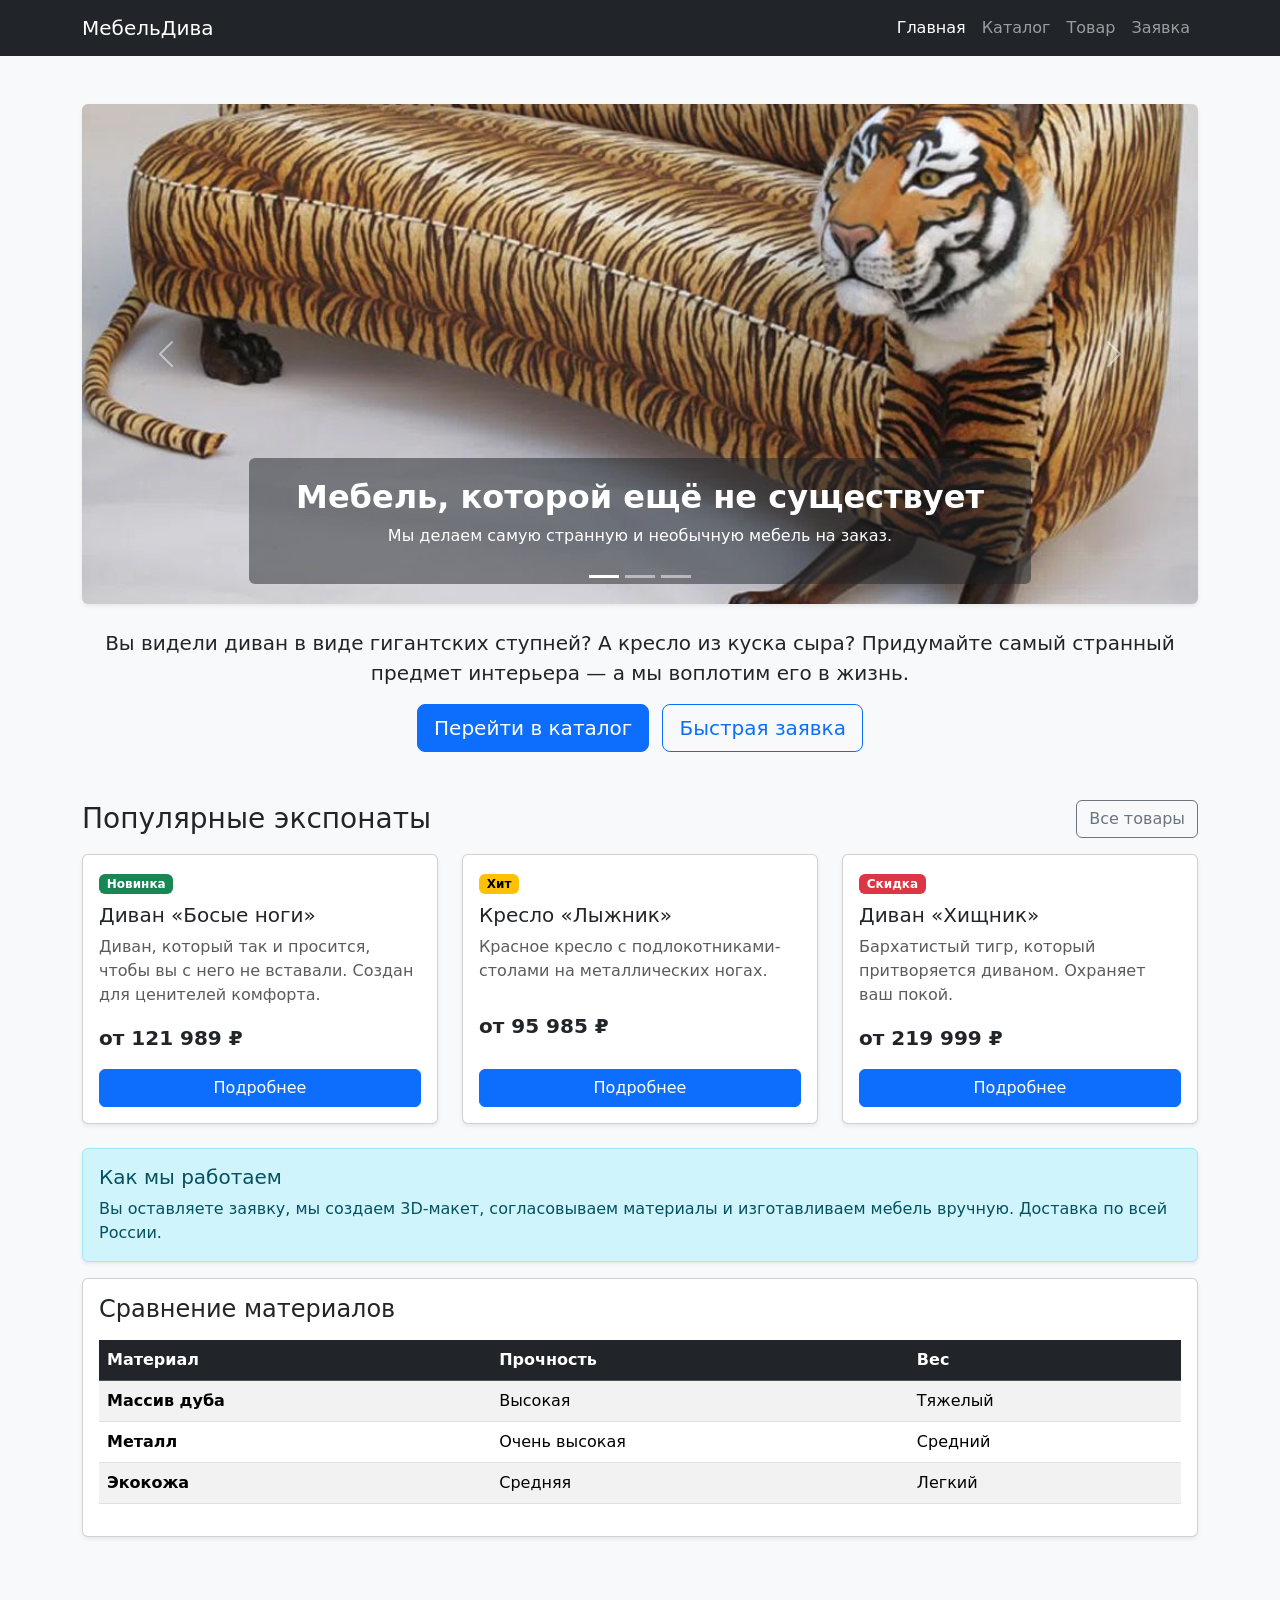
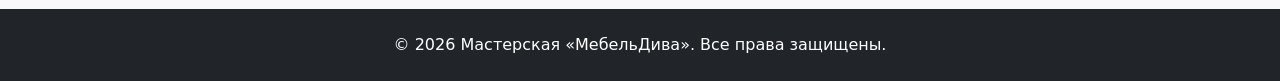
<file: index.html>
<!doctype html>
<html lang="ru">
<head>
  <meta charset="utf-8">
  <meta name="viewport" content="width=device-width, initial-scale=1">
  <meta name="description" content="Мастерская необычной мебели МебельДива на Bootstrap 5">
  <title>Главная — МебельДива</title>
  <link rel="icon" href="data:,">
  <!-- Подключение локального Bootstrap из папки vendor -->
  <link rel="stylesheet" href="vendor/bootstrap/css/bootstrap.min.css">
  <link rel="stylesheet" href="css/custom.css">
</head>
<body class="bg-light d-flex flex-column min-vh-100">

  <!-- Навигация (Navbar) -->
  <header>
    <nav class="navbar navbar-expand-md navbar-dark bg-dark" aria-label="Основная навигация">
      <div class="container">
        <a class="navbar-brand" href="index.html">МебельДива</a>
        <button class="navbar-toggler" type="button" data-bs-toggle="collapse" data-bs-target="#mainNavigation" aria-controls="mainNavigation" aria-expanded="false" aria-label="Открыть навигацию">
          <span class="navbar-toggler-icon"></span>
        </button>
        <div class="collapse navbar-collapse" id="mainNavigation">
          <ul class="navbar-nav ms-auto">
            <li class="nav-item"><a class="nav-link active" aria-current="page" href="index.html">Главная</a></li>
            <li class="nav-item"><a class="nav-link" href="catalog.html">Каталог</a></li>
            <li class="nav-item"><a class="nav-link" href="product.html">Товар</a></li>
            <li class="nav-item"><a class="nav-link" href="order.html">Заявка</a></li>
          </ul>
        </div>
      </div>
    </nav>
  </header>

  <main id="top" class="container my-5 flex-grow-1">
    <!-- Hero-блок (Card) -->
        <!-- Hero-блок с каруселью -->
    <section class="mb-5">
      <div id="heroCarousel" class="carousel slide shadow-sm rounded overflow-hidden" data-bs-ride="carousel">
        <!-- Индикаторы (точки внизу) -->
        <div class="carousel-indicators">
          <button type="button" data-bs-target="#heroCarousel" data-bs-slide-to="0" class="active" aria-current="true" aria-label="Слайд 1"></button>
          <button type="button" data-bs-target="#heroCarousel" data-bs-slide-to="1" aria-label="Слайд 2"></button>
          <button type="button" data-bs-target="#heroCarousel" data-bs-slide-to="2" aria-label="Слайд 3"></button>
        </div>
        
        <!-- Слайды -->
        <div class="carousel-inner">
          <div class="carousel-item active">
            <img src="images/item-3.jpg" class="d-block w-100" alt="Диван Хищник" style="height: 500px; object-fit: cover;">
            <div class="carousel-caption d-none d-md-block bg-dark bg-opacity-50 rounded">
              <h2 class="fw-bold">Мебель, которой ещё не существует</h2>
              <p>Мы делаем самую странную и необычную мебель на заказ.</p>
            </div>
          </div>
          <div class="carousel-item">
            <img src="images/item-6.jpg" class="d-block w-100" alt="Кресло Горилла" style="height: 500px; object-fit: cover;">
            <div class="carousel-caption d-none d-md-block bg-dark bg-opacity-50 rounded">
              <h2 class="fw-bold">Уют в объятиях гориллы</h2>
              <p>Надёжное убежище для настоящих интровертов.</p>
            </div>
          </div>
          <div class="carousel-item">
            <img src="images/item-2.jpg" class="d-block w-100" alt="Кресло Лыжник" style="height: 500px; object-fit: cover;">
            <div class="carousel-caption d-none d-md-block bg-dark bg-opacity-50 rounded">
              <h2 class="fw-bold">Готов к спуску с горы?</h2>
              <p>Кресло «Лыжник» для тех, кто не может усидеть на месте.</p>
            </div>
          </div>
        </div>
        
        <!-- Кнопки влево/вправо -->
        <button class="carousel-control-prev" type="button" data-bs-target="#heroCarousel" data-bs-slide="prev">
          <span class="carousel-control-prev-icon" aria-hidden="true"></span>
          <span class="visually-hidden">Предыдущий</span>
        </button>
        <button class="carousel-control-next" type="button" data-bs-target="#heroCarousel" data-bs-slide="next">
          <span class="carousel-control-next-icon" aria-hidden="true"></span>
          <span class="visually-hidden">Следующий</span>
        </button>
      </div>
      
      <!-- Текст под каруселью -->
      <div class="text-center mt-4">
        <p class="lead">Вы видели диван в виде гигантских ступней? А кресло из куска сыра? Придумайте самый странный предмет интерьера — а мы воплотим его в жизнь.</p>
        <a class="btn btn-primary btn-lg" href="catalog.html">Перейти в каталог</a>
        <button class="btn btn-outline-primary btn-lg ms-2" type="button" data-bs-toggle="modal" data-bs-target="#orderModal">Быстрая заявка</button>
      </div>
    </section>

    <!-- Блок популярных товаров (Card + Grid) -->
    <section id="catalog" class="mb-4" aria-labelledby="featured-title">
      <div class="d-flex justify-content-between align-items-center mb-3">
        <h2 id="featured-title" class="h3 mb-0">Популярные экспонаты</h2>
        <a href="catalog.html" class="btn btn-outline-secondary">Все товары</a>
      </div>
      
      <div class="row g-4">
        <!-- Товар 1 -->
        <div class="col-12 col-md-6 col-lg-4">
          <article class="card h-100 shadow-sm">
            <div class="card-body d-flex flex-column">
              <p class="mb-2"><span class="badge text-bg-success">Новинка</span></p>
              <h3 class="card-title h5">Диван «Босые ноги»</h3>
              <p class="card-text text-muted">Диван, который так и просится, чтобы вы с него не вставали. Создан для ценителей комфорта.</p>
              <p class="fw-bold fs-5 mt-auto mb-3">от 121 989 ₽</p>
              <a class="btn btn-primary mt-auto" href="product.html">Подробнее</a>
            </div>
          </article>
        </div>

        <!-- Товар 2 -->
        <div class="col-12 col-md-6 col-lg-4">
          <article class="card h-100 shadow-sm">
            <div class="card-body d-flex flex-column">
              <p class="mb-2"><span class="badge text-bg-warning">Хит</span></p>
              <h3 class="card-title h5">Кресло «Лыжник»</h3>
              <p class="card-text text-muted">Красное кресло с подлокотниками-столами на металлических ногах.</p>
              <p class="fw-bold fs-5 mt-auto mb-3">от 95 985 ₽</p>
              <a class="btn btn-primary mt-auto" href="product.html">Подробнее</a>
            </div>
          </article>
        </div>

        <!-- Товар 3 -->
        <div class="col-12 col-md-6 col-lg-4">
          <article class="card h-100 shadow-sm">
            <div class="card-body d-flex flex-column">
              <p class="mb-2"><span class="badge text-bg-danger">Скидка</span></p>
              <h3 class="card-title h5">Диван «Хищник»</h3>
              <p class="card-text text-muted">Бархатистый тигр, который притворяется диваном. Охраняет ваш покой.</p>
              <p class="fw-bold fs-5 mt-auto mb-3">от 219 999 ₽</p>
              <a class="btn btn-primary mt-auto" href="product.html">Подробнее</a>
            </div>
          </article>
        </div>
      </div>
    </section>

    <!-- Блок Alert -->
    <section class="alert alert-info shadow-sm" role="alert">
      <h2 class="h5 alert-heading">Как мы работаем</h2>
      <p class="mb-0">Вы оставляете заявку, мы создаем 3D-макет, согласовываем материалы и изготавливаем мебель вручную. Доставка по всей России.</p>
    </section>

    <!-- Блок с таблицей (Table) -->
    <section id="comparison" class="card mb-4 shadow-sm" aria-labelledby="comparison-title">
      <div class="card-body">
        <h2 id="comparison-title" class="card-title h4 mb-3">Сравнение материалов</h2>
        <div class="table-responsive">
          <table class="table table-striped table-hover align-middle">
            <thead class="table-dark">
              <tr>
                <th scope="col">Материал</th>
                <th scope="col">Прочность</th>
                <th scope="col">Вес</th>
              </tr>
            </thead>
            <tbody>
              <tr><th scope="row">Массив дуба</th><td>Высокая</td><td>Тяжелый</td></tr>
              <tr><th scope="row">Металл</th><td>Очень высокая</td><td>Средний</td></tr>
              <tr><th scope="row">Экокожа</th><td>Средняя</td><td>Легкий</td></tr>
            </tbody>
          </table>
        </div>
      </div>
    </section>
  </main>

  <!-- Подвал -->
  <footer class="bg-dark text-white py-4 mt-auto">
    <div class="container text-center">
      <p class="mb-0">&copy; 2026 Мастерская «МебельДива». Все права защищены.</p>
    </div>
  </footer>

  <!-- Модальное окно (Modal) -->
  <div class="modal fade" id="orderModal" tabindex="-1" aria-labelledby="orderModalLabel" aria-hidden="true">
    <div class="modal-dialog modal-dialog-centered">
      <div class="modal-content">
        <div class="modal-header">
          <h2 class="modal-title h5" id="orderModalLabel">Быстрая заявка</h2>
          <button class="btn-close" type="button" data-bs-dismiss="modal" aria-label="Закрыть"></button>
        </div>
        <form>
          <div class="modal-body">
            <div class="mb-3">
              <label class="form-label" for="name">Ваше имя</label>
              <input class="form-control" id="name" name="name" type="text" placeholder="Анна" required>
            </div>
            <div class="mb-3">
              <label class="form-label" for="phone">Телефон</label>
              <input class="form-control" id="phone" name="phone" type="tel" placeholder="+7 (999) 000-00-00" required>
            </div>
            <div class="form-check">
              <input class="form-check-input" type="checkbox" id="agree" required>
              <label class="form-check-label" for="agree">Согласен на обработку данных</label>
            </div>
          </div>
          <div class="modal-footer">
            <button class="btn btn-outline-secondary" type="button" data-bs-dismiss="modal">Отмена</button>
            <button class="btn btn-primary" type="submit">Отправить</button>
          </div>
        </form>
      </div>
    </div>
  </div>

  <!-- Подключение локального JS Bootstrap -->
  <script src="vendor/bootstrap/js/bootstrap.bundle.min.js"></script>
</body>
</html>
</file>
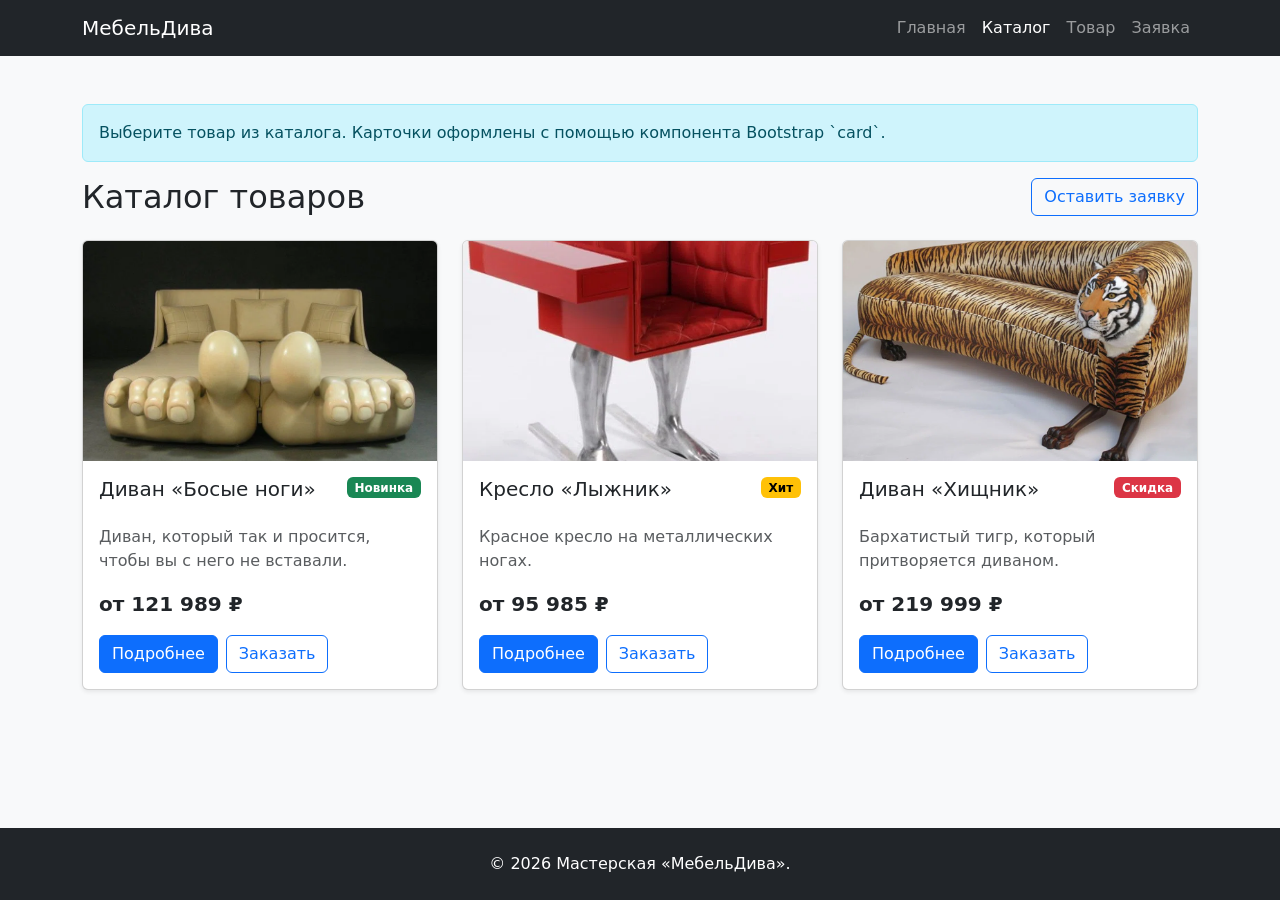
<file: catalog.html>
<!doctype html>
<html lang="ru">
<head>
  <meta charset="utf-8">
  <meta name="viewport" content="width=device-width, initial-scale=1">
  <title>Каталог — МебельДива</title>
  <link rel="icon" href="data:,">
  <link rel="stylesheet" href="vendor/bootstrap/css/bootstrap.min.css">
  <link rel="stylesheet" href="css/custom.css">
</head>
<body class="bg-light d-flex flex-column min-vh-100">

  <header>
    <nav class="navbar navbar-expand-md navbar-dark bg-dark" aria-label="Основная навигация">
      <div class="container">
        <a class="navbar-brand" href="index.html">МебельДива</a>
        <button class="navbar-toggler" type="button" data-bs-toggle="collapse" data-bs-target="#mainNavigation" aria-controls="mainNavigation" aria-expanded="false" aria-label="Открыть навигацию">
          <span class="navbar-toggler-icon"></span>
        </button>
        <div class="collapse navbar-collapse" id="mainNavigation">
          <ul class="navbar-nav ms-auto">
            <li class="nav-item"><a class="nav-link" href="index.html">Главная</a></li>
            <li class="nav-item"><a class="nav-link active" aria-current="page" href="catalog.html">Каталог</a></li>
            <li class="nav-item"><a class="nav-link" href="product.html">Товар</a></li>
            <li class="nav-item"><a class="nav-link" href="order.html">Заявка</a></li>
          </ul>
        </div>
      </div>
    </nav>
  </header>

  <main class="container my-5 flex-grow-1">
    <div class="alert alert-info" role="alert">
      Выберите товар из каталога. Карточки оформлены с помощью компонента Bootstrap `card`.
    </div>

    <div class="d-flex justify-content-between align-items-center mb-4">
      <h1 class="h2 mb-0">Каталог товаров</h1>
      <a class="btn btn-outline-primary" href="order.html">Оставить заявку</a>
    </div>

    <div class="row g-4">
      <!-- Товар 1 -->
      <div class="col-12 col-md-6 col-lg-4">
        <div class="card h-100 shadow-sm">
          <img src="images/item-1.jpg" class="card-img-top" alt="Диван Босые ноги">
          <div class="card-body d-flex flex-column">
            <div class="d-flex justify-content-between align-items-start mb-3">
              <h2 class="card-title h5">Диван «Босые ноги»</h2>
              <span class="badge text-bg-success">Новинка</span>
            </div>
            <p class="card-text text-muted">Диван, который так и просится, чтобы вы с него не вставали.</p>
            <p class="fw-bold fs-5 mt-auto">от 121 989 ₽</p>
            <div class="d-flex gap-2">
              <a class="btn btn-primary" href="product.html">Подробнее</a>
              <button class="btn btn-outline-primary" type="button" data-bs-toggle="modal" data-bs-target="#orderModal">Заказать</button>
            </div>
          </div>
        </div>
      </div>

      <!-- Товар 2 -->
      <div class="col-12 col-md-6 col-lg-4">
        <div class="card h-100 shadow-sm">
          <img src="images/item-2.jpg" class="card-img-top" alt="Кресло Лыжник">
          <div class="card-body d-flex flex-column">
            <div class="d-flex justify-content-between align-items-start mb-3">
              <h2 class="card-title h5">Кресло «Лыжник»</h2>
              <span class="badge text-bg-warning">Хит</span>
            </div>
            <p class="card-text text-muted">Красное кресло на металлических ногах.</p>
            <p class="fw-bold fs-5 mt-auto">от 95 985 ₽</p>
            <div class="d-flex gap-2">
              <a class="btn btn-primary" href="product.html">Подробнее</a>
              <button class="btn btn-outline-primary" type="button" data-bs-toggle="modal" data-bs-target="#orderModal">Заказать</button>
            </div>
          </div>
        </div>
      </div>

      <!-- Товар 3 -->
      <div class="col-12 col-md-6 col-lg-4">
        <div class="card h-100 shadow-sm">
          <img src="images/item-3.jpg" class="card-img-top" alt="Диван Хищник">
          <div class="card-body d-flex flex-column">
            <div class="d-flex justify-content-between align-items-start mb-3">
              <h2 class="card-title h5">Диван «Хищник»</h2>
              <span class="badge text-bg-danger">Скидка</span>
            </div>
            <p class="card-text text-muted">Бархатистый тигр, который притворяется диваном.</p>
            <p class="fw-bold fs-5 mt-auto">от 219 999 ₽</p>
            <div class="d-flex gap-2">
              <a class="btn btn-primary" href="product.html">Подробнее</a>
              <button class="btn btn-outline-primary" type="button" data-bs-toggle="modal" data-bs-target="#orderModal">Заказать</button>
            </div>
          </div>
        </div>
      </div>
    </div>
  </main>

  <!-- Модальное окно -->
  <div class="modal fade" id="orderModal" tabindex="-1" aria-labelledby="orderModalLabel" aria-hidden="true">
    <div class="modal-dialog">
      <div class="modal-content">
        <div class="modal-header">
          <h2 class="modal-title h5" id="orderModalLabel">Быстрая заявка</h2>
          <button type="button" class="btn-close" data-bs-dismiss="modal" aria-label="Закрыть"></button>
        </div>
        <div class="modal-body">
          <p class="text-muted">Оставьте контактные данные, и менеджер свяжется с вами.</p>
          <form>
            <div class="mb-3">
              <label for="modal-name" class="form-label">Ваше имя</label>
              <input id="modal-name" type="text" class="form-control" required>
            </div>
            <div class="mb-3">
              <label for="modal-phone" class="form-label">Телефон</label>
              <input id="modal-phone" type="tel" class="form-control" required>
            </div>
            <div class="form-check mb-3">
              <input id="modal-agree" class="form-check-input" type="checkbox" required>
              <label class="form-check-label" for="modal-agree">Согласен на обработку данных</label>
            </div>
          </form>
        </div>
        <div class="modal-footer">
          <button type="button" class="btn btn-secondary" data-bs-dismiss="modal">Закрыть</button>
          <button type="button" class="btn btn-primary">Отправить</button>
        </div>
      </div>
    </div>
  </div>

  <footer class="bg-dark text-white py-4 mt-auto">
    <div class="container text-center">
      <p class="mb-0">&copy; 2026 Мастерская «МебельДива».</p>
    </div>
  </footer>

  <script src="vendor/bootstrap/js/bootstrap.bundle.min.js"></script>
</body>
</html>
</file>
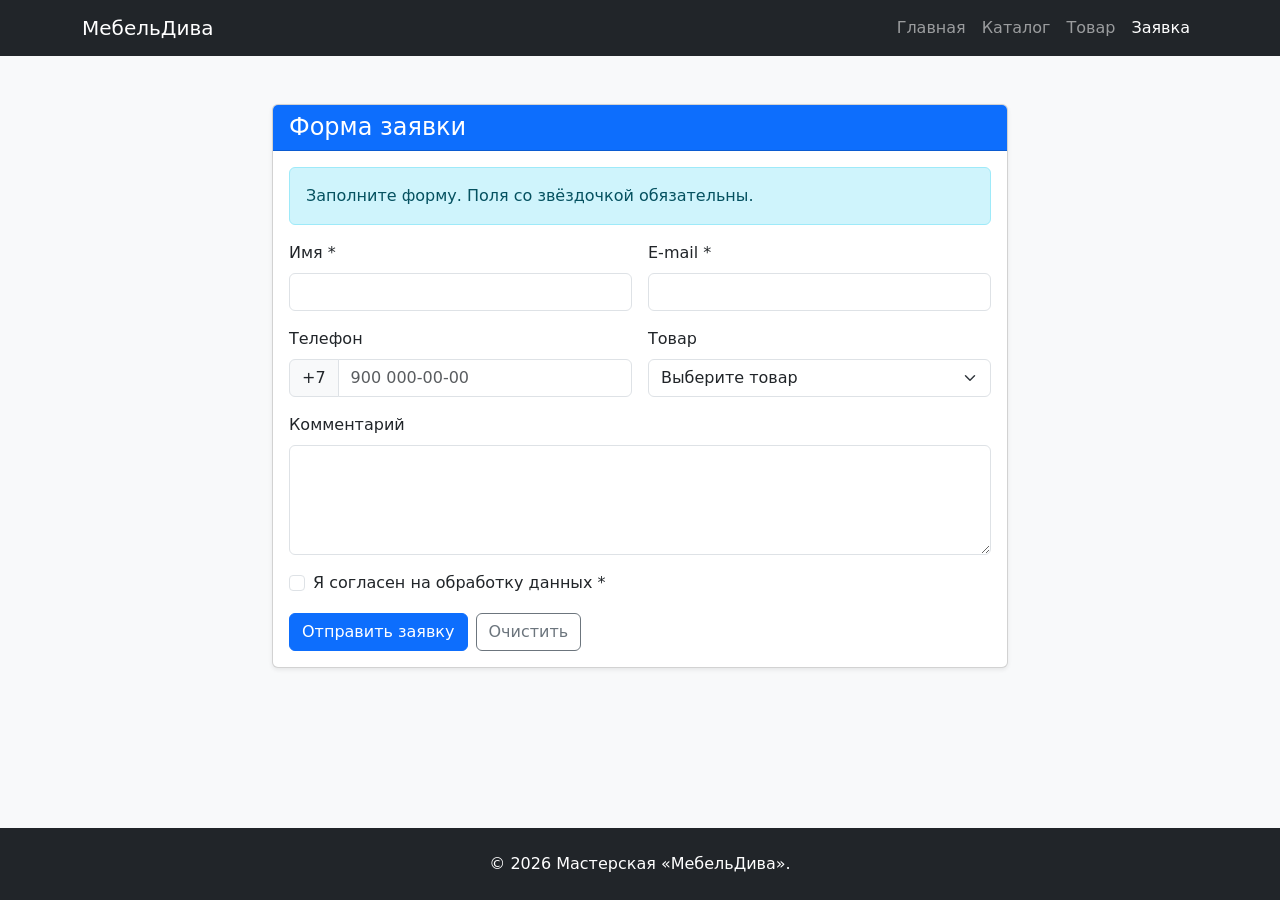
<file: order.html>
<!doctype html>
<html lang="ru">
<head>
  <meta charset="utf-8">
  <meta name="viewport" content="width=device-width, initial-scale=1">
  <title>Заявка — МебельДива</title>
  <link rel="icon" href="data:,">
  <link rel="stylesheet" href="vendor/bootstrap/css/bootstrap.min.css">
  <link rel="stylesheet" href="css/custom.css">
</head>
<body class="bg-light d-flex flex-column min-vh-100">

  <header>
    <nav class="navbar navbar-expand-md navbar-dark bg-dark" aria-label="Основная навигация">
      <div class="container">
        <a class="navbar-brand" href="index.html">МебельДива</a>
        <button class="navbar-toggler" type="button" data-bs-toggle="collapse" data-bs-target="#mainNavigation">
          <span class="navbar-toggler-icon"></span>
        </button>
        <div class="collapse navbar-collapse" id="mainNavigation">
          <ul class="navbar-nav ms-auto">
            <li class="nav-item"><a class="nav-link" href="index.html">Главная</a></li>
            <li class="nav-item"><a class="nav-link" href="catalog.html">Каталог</a></li>
            <li class="nav-item"><a class="nav-link" href="product.html">Товар</a></li>
            <li class="nav-item"><a class="nav-link active" aria-current="page" href="order.html">Заявка</a></li>
          </ul>
        </div>
      </div>
    </nav>
  </header>

  <main class="container my-5 flex-grow-1">
    <div class="row justify-content-center">
      <div class="col-12 col-lg-8">
        <div class="card shadow-sm">
          <div class="card-header bg-primary text-white">
            <h1 class="h4 mb-0">Форма заявки</h1>
          </div>
          <div class="card-body">
            <div class="alert alert-info" role="alert">
              Заполните форму. Поля со звёздочкой обязательны.
            </div>
            <form>
              <div class="row g-3">
                <div class="col-12 col-md-6">
                  <label for="order-name" class="form-label">Имя *</label>
                  <input id="order-name" type="text" class="form-control" required>
                </div>
                <div class="col-12 col-md-6">
                  <label for="order-email" class="form-label">E-mail *</label>
                  <input id="order-email" type="email" class="form-control" required>
                </div>
                <div class="col-12 col-md-6">
                  <label for="order-phone" class="form-label">Телефон</label>
                  <div class="input-group">
                    <span class="input-group-text">+7</span>
                    <input id="order-phone" type="tel" class="form-control" placeholder="900 000-00-00">
                  </div>
                </div>
                <div class="col-12 col-md-6">
                  <label for="order-product" class="form-label">Товар</label>
                  <select id="order-product" class="form-select">
                    <option selected>Выберите товар</option>
                    <option value="1">Диван «Босые ноги»</option>
                    <option value="2">Кресло «Лыжник»</option>
                    <option value="3">Диван «Хищник»</option>
                  </select>
                </div>
                <div class="col-12">
                  <label for="order-comment" class="form-label">Комментарий</label>
                  <textarea id="order-comment" class="form-control" rows="4"></textarea>
                </div>
                <div class="col-12">
                  <div class="form-check">
                    <input id="order-agree" class="form-check-input" type="checkbox" required>
                    <label class="form-check-label" for="order-agree">Я согласен на обработку данных *</label>
                  </div>
                </div>
                <div class="col-12 d-flex gap-2">
                  <button class="btn btn-primary" type="submit">Отправить заявку</button>
                  <button class="btn btn-outline-secondary" type="reset">Очистить</button>
                </div>
              </div>
            </form>
          </div>
        </div>
      </div>
    </div>
  </main>

  <footer class="bg-dark text-white py-4 mt-auto">
    <div class="container text-center">
      <p class="mb-0">&copy; 2026 Мастерская «МебельДива».</p>
    </div>
  </footer>

  <script src="vendor/bootstrap/js/bootstrap.bundle.min.js"></script>
</body>
</html>
</file>
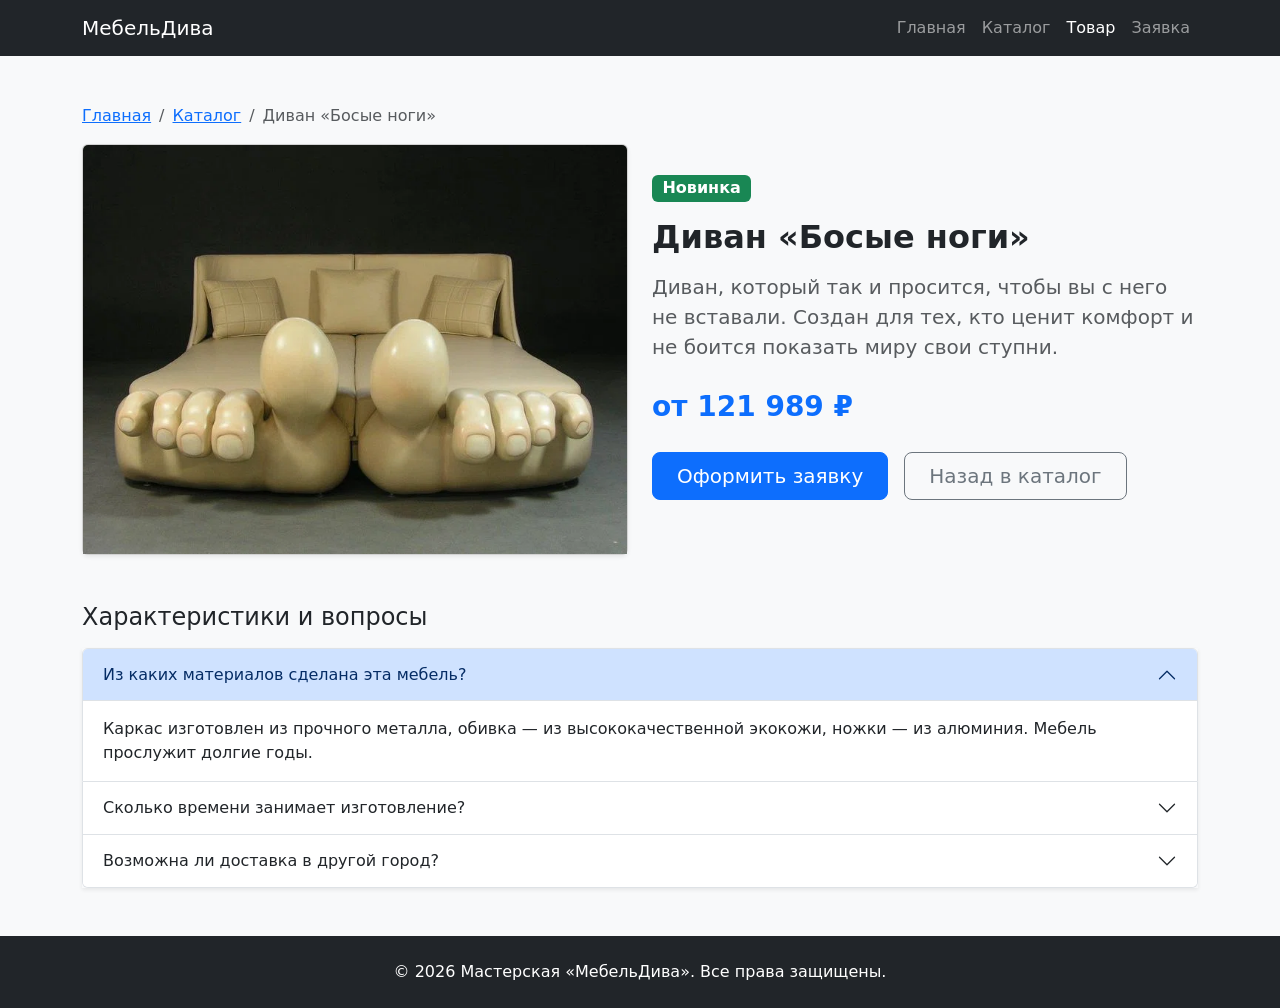
<file: product.html>
<!doctype html>
<html lang="ru">
<head>
  <meta charset="utf-8">
  <meta name="viewport" content="width=device-width, initial-scale=1">
  <title>Товар — МебельДива</title>
  <link rel="icon" href="data:,">
  <!-- Подключение локального Bootstrap -->
  <link rel="stylesheet" href="vendor/bootstrap/css/bootstrap.min.css">
  <link rel="stylesheet" href="css/custom.css">
</head>
<body class="bg-light d-flex flex-column min-vh-100">

  <!-- Навигация -->
  <header>
    <nav class="navbar navbar-expand-md navbar-dark bg-dark" aria-label="Основная навигация">
      <div class="container">
        <a class="navbar-brand" href="index.html">МебельДива</a>
        <button class="navbar-toggler" type="button" data-bs-toggle="collapse" data-bs-target="#mainNavigation">
          <span class="navbar-toggler-icon"></span>
        </button>
        <div class="collapse navbar-collapse" id="mainNavigation">
          <ul class="navbar-nav ms-auto">
            <li class="nav-item"><a class="nav-link" href="index.html">Главная</a></li>
            <li class="nav-item"><a class="nav-link" href="catalog.html">Каталог</a></li>
            <li class="nav-item"><a class="nav-link active" aria-current="page" href="product.html">Товар</a></li>
            <li class="nav-item"><a class="nav-link" href="order.html">Заявка</a></li>
          </ul>
        </div>
      </div>
    </nav>
  </header>

  <main class="container my-5 flex-grow-1">
    <!-- Хлебные крошки (Breadcrumb) -->
    <nav aria-label="breadcrumb">
      <ol class="breadcrumb">
        <li class="breadcrumb-item"><a href="index.html">Главная</a></li>
        <li class="breadcrumb-item"><a href="catalog.html">Каталог</a></li>
        <li class="breadcrumb-item active" aria-current="page">Диван «Босые ноги»</li>
      </ol>
    </nav>

    <!-- Основная карточка товара -->
    <div class="row g-4 mb-5">
      <div class="col-12 col-lg-6">
        <div class="card shadow-sm h-100">
          <!-- Замените item-1.jpg на нужную картинку, если хотите -->
          <img src="images/item-1.jpg" class="card-img-top" alt="Диван Босые ноги" style="object-fit: cover; height: 100%; min-height: 400px;">
        </div>
      </div>
      <div class="col-12 col-lg-6 d-flex flex-column justify-content-center">
        <div>
          <span class="badge text-bg-success mb-3 fs-6">Новинка</span>
          <h1 class="h2 fw-bold mb-3">Диван «Босые ноги»</h1>
          <p class="lead text-muted mb-4">
            Диван, который так и просится, чтобы вы с него не вставали. Создан для тех, кто ценит комфорт и не боится показать миру свои ступни.
          </p>
          <p class="fs-3 fw-bold text-primary mb-4">от 121 989 ₽</p>
          <div class="d-flex gap-3 mb-4">
            <a class="btn btn-primary btn-lg px-4" href="order.html">Оформить заявку</a>
            <a class="btn btn-outline-secondary btn-lg px-4" href="catalog.html">Назад в каталог</a>
          </div>
        </div>
      </div>
    </div>

    <!-- Дополнительный компонент: Аккордеон (Частые вопросы) -->
    <section class="mt-5">
      <h2 class="h4 mb-3">Характеристики и вопросы</h2>
      <div class="accordion shadow-sm" id="productAccordion">
        
        <div class="accordion-item">
          <h3 class="accordion-header">
            <button class="accordion-button" type="button" data-bs-toggle="collapse" data-bs-target="#collapseOne" aria-expanded="true" aria-controls="collapseOne">
              Из каких материалов сделана эта мебель?
            </button>
          </h3>
          <div id="collapseOne" class="accordion-collapse collapse show" data-bs-parent="#productAccordion">
            <div class="accordion-body">
              Каркас изготовлен из прочного металла, обивка — из высококачественной экокожи, ножки — из алюминия. Мебель прослужит долгие годы.
            </div>
          </div>
        </div>

        <div class="accordion-item">
          <h3 class="accordion-header">
            <button class="accordion-button collapsed" type="button" data-bs-toggle="collapse" data-bs-target="#collapseTwo" aria-expanded="false" aria-controls="collapseTwo">
              Сколько времени занимает изготовление?
            </button>
          </h3>
          <div id="collapseTwo" class="accordion-collapse collapse" data-bs-parent="#productAccordion">
            <div class="accordion-body">
              Так как каждый предмет уникален, изготовление занимает от 3 до 6 недель в зависимости от сложности эскиза и материалов.
            </div>
          </div>
        </div>

        <div class="accordion-item">
          <h3 class="accordion-header">
            <button class="accordion-button collapsed" type="button" data-bs-toggle="collapse" data-bs-target="#collapseThree" aria-expanded="false" aria-controls="collapseThree">
              Возможна ли доставка в другой город?
            </button>
          </h3>
          <div id="collapseThree" class="accordion-collapse collapse" data-bs-parent="#productAccordion">
            <div class="accordion-body">
              Да, мы осуществляем доставку по всей России. Стоимость доставки рассчитывается индивидуально в зависимости от габаритов и региона.
            </div>
          </div>
        </div>

      </div>
    </section>
  </main>

  <!-- Подвал -->
  <footer class="bg-dark text-white py-4 mt-auto">
    <div class="container text-center">
      <p class="mb-0">&copy; 2026 Мастерская «МебельДива». Все права защищены.</p>
    </div>
  </footer>

  <!-- Подключение локального JS Bootstrap (нужно для Аккордеона) -->
  <script src="vendor/bootstrap/js/bootstrap.bundle.min.js"></script>
</body>
</html>
</file>
<file: css/custom.css>
body {
  min-height: 100vh;
  display: flex;
  flex-direction: column;
}

main {
  flex: 1;
}

.card-img-top {
  height: 220px;
  object-fit: cover;
}

.placeholder-image {
  min-height: 320px;
}
</file>
